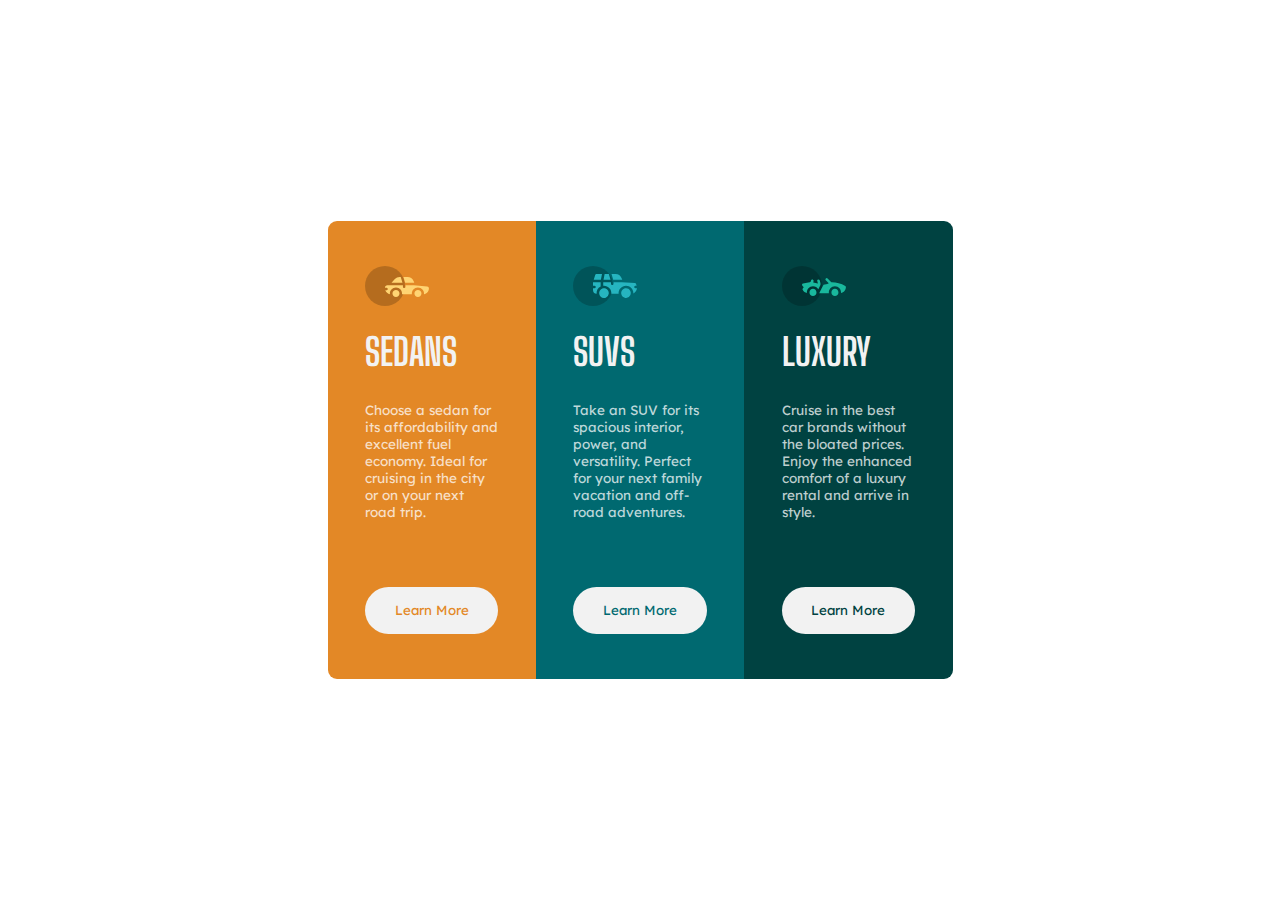
<file: 3-column-preview-card-component-main/index.html>
<!DOCTYPE html>
<html lang="en">
<head>
  <meta charset="UTF-8">
  <meta name="viewport" content="width=device-width, initial-scale=1.0"> <!-- displays site properly based on user's device -->
  <link rel="stylesheet" href="style.css">
  <link rel="icon" type="image/png" sizes="32x32" href="./images/favicon-32x32.png">
  
  <title>Frontend Mentor | 3-column preview card component</title>

</head>
<body>
    <div class="content">
      <div class="sedan cars">
        <img src="/3-column-preview-card-component-main/images/icon-sedans.svg" alt="sedanscar">
        <h1>Sedans</h1>
        <p>Choose a sedan for its affordability and excellent fuel economy. Ideal for cruising in the city 
          or on your next road trip.</p>
        <button class="btn">Learn More</button>
      </div>
    
      <div class="suv cars">
        <img src="/3-column-preview-card-component-main/images/icon-suvs.svg" alt="suvcar">  
        <h1>SUVs</h1>
        <p>Take an SUV for its spacious interior, power, and versatility. Perfect for your next family vacation 
        and off-road adventures.</p>
        <button class="btn">Learn More</button>
      </div>
    
      <div class="luxury cars">
        <img src="/3-column-preview-card-component-main/images/icon-luxury.svg" alt="luxurycar">
        <h1>Luxury</h1>
        <p>Cruise in the best car brands without the bloated prices. Enjoy the enhanced comfort of a luxury 
        rental and arrive in style.</p>
        <button class="btn">Learn More</button>
      </div>
      
    </div>
  </div>
  </div>
</body>
</html>
</file>
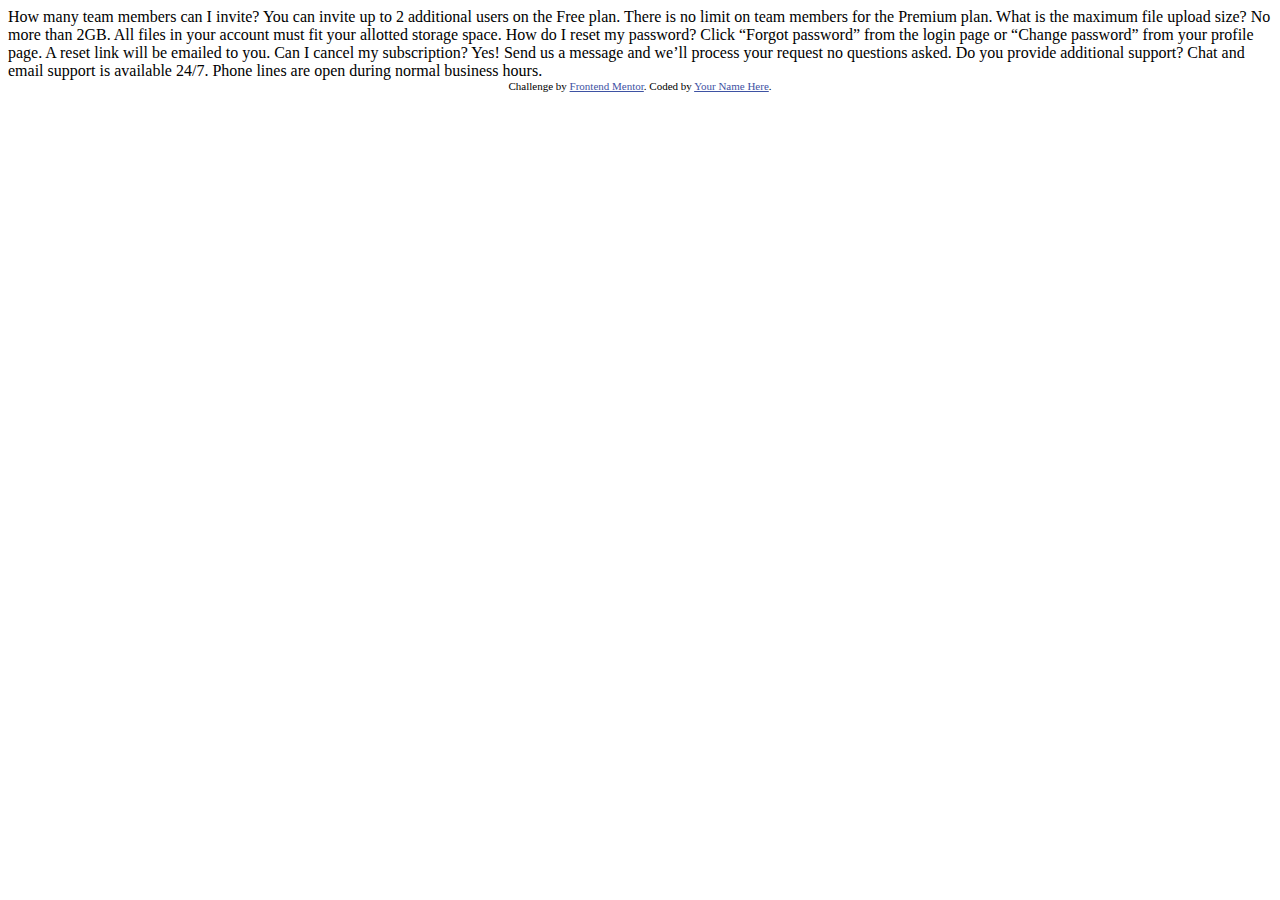
<file: faq-accordion-card-main/index.html>
<!DOCTYPE html>
<html lang="en">
<head>
  <meta charset="UTF-8">
  <meta name="viewport" content="width=device-width, initial-scale=1.0"> <!-- displays site properly based on user's device -->

  <link rel="icon" type="image/png" sizes="32x32" href="./images/favicon-32x32.png">
  
  <title>Frontend Mentor | FAQ Accordion Card</title>

  <!-- Feel free to remove these styles or customise in your own stylesheet 👍 -->
  <style>
    .attribution { font-size: 11px; text-align: center; }
    .attribution a { color: hsl(228, 45%, 44%); }
  </style>
</head>
<body>
  How many team members can I invite?
  You can invite up to 2 additional users on the Free plan. There is no limit on 
  team members for the Premium plan.

  What is the maximum file upload size?
  No more than 2GB. All files in your account must fit your allotted storage space.

  How do I reset my password?
  Click “Forgot password” from the login page or “Change password” from your profile page.
  A reset link will be emailed to you.

  Can I cancel my subscription?
  Yes! Send us a message and we’ll process your request no questions asked.

  Do you provide additional support?
  Chat and email support is available 24/7. Phone lines are open during normal business hours.

  <div class="attribution">
    Challenge by <a href="https://www.frontendmentor.io?ref=challenge" target="_blank">Frontend Mentor</a>. 
    Coded by <a href="#">Your Name Here</a>.
  </div>
</body>
</html>
</file>
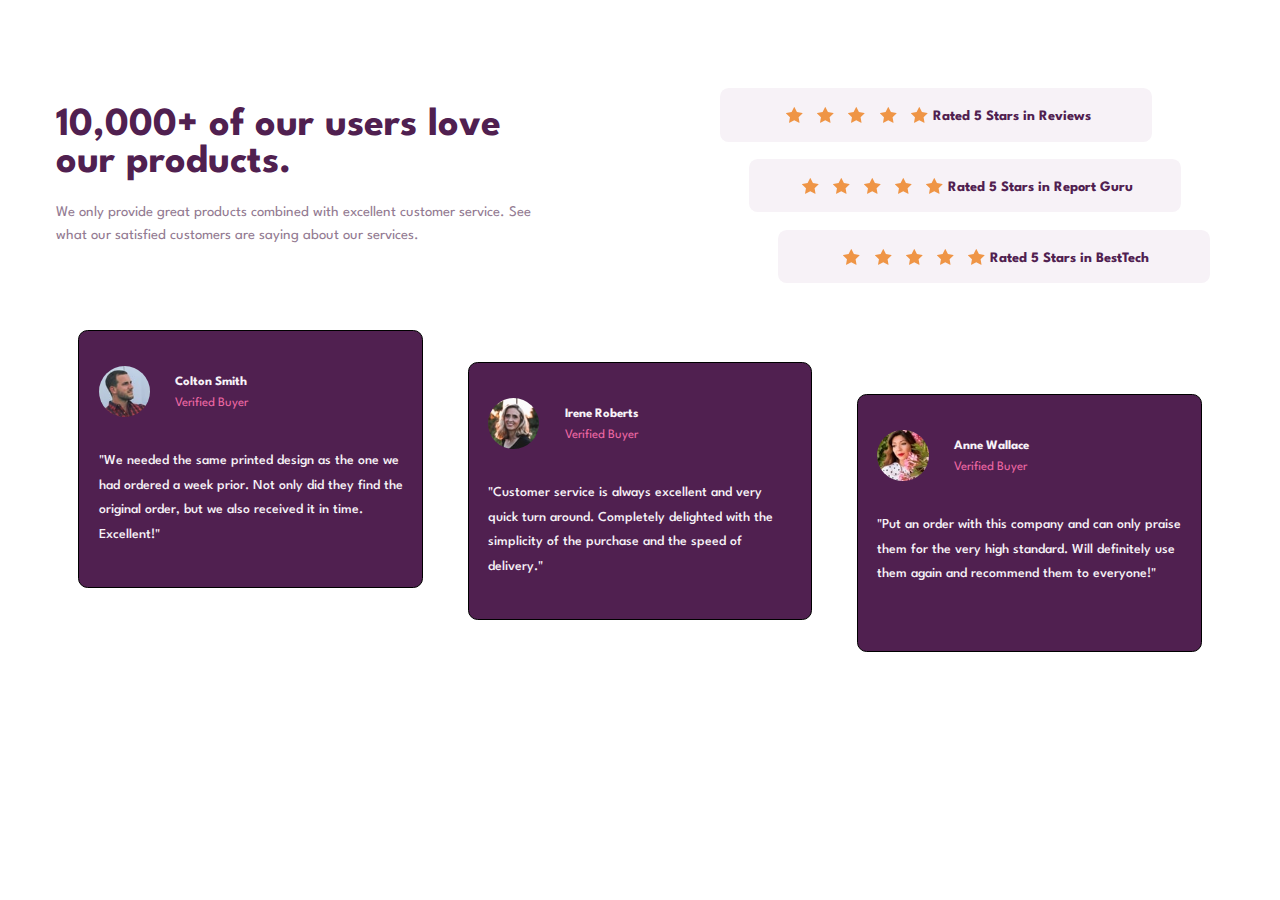
<file: social-proof-section-master/index.html>
<!DOCTYPE html>
<html lang="en">
  <head>
    <meta charset="UTF-8" />
    <meta name="viewport" content="width=device-width, initial-scale=1.0" />
    <!-- displays site properly based on user's device -->
    <link rel="stylesheet" href="style.css">
    <link
      rel="icon"
      type="image/png"
      sizes="32x32"
      href="./images/favicon-32x32.png"
    />

    <title>Frontend Mentor | Social proof section</title>

  </head>
  <body>
    <div class="header-container">
      <h1>10,000+ of our users love our products.</h1>
      <p>We only provide great products combined with excellent customer service.
      See what our satisfied customers are saying about our services.</p>
    </div>
    

    <div class="rated">
      <div class="rated-review top">
        <div class="five-stars">
          <img src="/social-proof-section-master/images/icon-star.svg"></img>
          <img src="/social-proof-section-master/images/icon-star.svg"></img>
          <img src="/social-proof-section-master/images/icon-star.svg"></img>
          <img src="/social-proof-section-master/images/icon-star.svg"></img>
          <img src="/social-proof-section-master/images/icon-star.svg"></img>
        </div>
        <p class="text-stars">Rated 5 Stars in Reviews</p>
      </div>
      <div class="rated-review mid">
        <div class="five-stars">
          <img src="/social-proof-section-master/images/icon-star.svg"></img>
          <img src="/social-proof-section-master/images/icon-star.svg"></img>
          <img src="/social-proof-section-master/images/icon-star.svg"></img>
          <img src="/social-proof-section-master/images/icon-star.svg"></img>
          <img src="/social-proof-section-master/images/icon-star.svg"></img>
        </div>
        <p class="text-stars">Rated 5 Stars in Report Guru</p>
      </div>
      <div class="rated-review bottom">
        <div class="five-stars">
          <img src="/social-proof-section-master/images/icon-star.svg"></img>
          <img src="/social-proof-section-master/images/icon-star.svg"></img>
          <img src="/social-proof-section-master/images/icon-star.svg"></img>
          <img src="/social-proof-section-master/images/icon-star.svg"></img>
          <img src="/social-proof-section-master/images/icon-star.svg"></img>
        </div>
        <p class="text-stars">Rated 5 Stars in BestTech</p>
      </div>
    </div>
    
    <div class="reviews">
      <div class="review primeiro">
        <div class="wrapper">
          <img src="/social-proof-section-master/images/image-colton.jpg"></img>
        <div class="costumer">
          <h2 class="name">Colton Smith</h2>
          <h3 class="verified">Verified Buyer</h3>
        </div>
        </div>
        <p class="review-text">
          "We needed the same printed design as the one we had ordered a week prior.
          Not only did they find the original order, but we also received it in time.
          Excellent!"
        </p>
      </div>
      <div class="review segundo">
        <div class="wrapper">
          <img src="/social-proof-section-master/images/image-irene.jpg"></img>
        <div class="costumer">
          <h2 class="name">Irene Roberts</h2>
          <h3 class="verified">Verified Buyer</h3>
        </div>
        </div>
        <p class="review-text">
          "Customer service is always excellent and very quick turn around. Completely
    delighted with the simplicity of the purchase and the speed of delivery."
        </p>
      </div>
      <div class="review terceiro">
        <div class="wrapper">
          <img src="/social-proof-section-master/images/image-anne.jpg"></img>
        <div class="costumer">
          <h2 class="name">Anne Wallace</h2>
          <h3 class="verified">Verified Buyer</h3>
        </div>
        </div>
        <p class="review-text">
          "Put an order with this company and can only praise them for the very high
    standard. Will definitely use them again and recommend them to everyone!"
        </p>
      </div>
    </div>

  </body>
</html>
</file>
<file: 3-column-preview-card-component-main/style.css>
@import url("https://fonts.googleapis.com/css2?family=Big+Shoulders+Display:wght@600;700&family=Lexend+Deca&display=swap");

:root {
  --bright-orange: hsl(31, 77%, 52%);
  --dark-cyan: hsl(184, 100%, 22%);
  --very-dark-cyan: hsl(179, 100%, 13%);
  --transparent-white: hsla(0, 0%, 100%, 0.75);
  --very-light-gray: hsl(0, 0%, 95%);
  --primary-font: "Lexend Deca", sans-serif;
  --secundary-font: "Big Shoulders Display", cursive;
}

body {
  font-size: 15px;
  margin: 0;
  font-family: var(--primary-font);
}

h1 {
  text-transform: uppercase;
  font-family: var(--secundary-font);
  color: var(--very-light-gray);
}

.content {
  /* display: flex; */
  /* flex-direction: column; */
  margin: 5em 2em;
  color: var(--transparent-white);
}

.content h1 {
  font-size: 2.5em;
  margin-top: 1em;
}

.content p {
  margin-top: 2em;
}

.cars {
  padding: 3em 4em;
}

.sedan {
  border-top-left-radius: 0.6em;
  border-top-right-radius: 0.6em;
  background-color: var(--bright-orange);
}

.sedan .btn {
  color: var(--bright-orange);
}

.suv {
  background-color: var(--dark-cyan);
}

.suv .btn {
  color: var(--dark-cyan);
}

.luxury {
  background-color: var(--very-dark-cyan);
  border-bottom-left-radius: 0.6em;
  border-bottom-right-radius: 0.6em;
}

.luxury .btn {
  color: var(--very-dark-cyan);
}

.btn {
  font-family: var(--primary-font);
  background-color: var(--very-light-gray);
  margin-top: 1em;
  width: 11em;
  height: 3.5em;
  border-radius: 10em;
  border-style: none;
  outline: none;
}

.btn:active {
  border: 0.2em var(--very-light-gray) solid;
  color: var(--very-light-gray);
  background-color: transparent;
}

@media screen and (min-width: 768px) {
  .content {
    margin: 5em 8em;
    color: var(--transparent-white);
  }

  .content h1 {
    margin-top: 0.5em;
  }

  .btn {
    width: 100%;
  }
}

@media screen and (min-width: 1024px) {
  body {
    height: 100vh;
    display: flex;
    align-items: center;
  }

  .content {
    margin: auto 15em;
    display: flex;
  }

  .cars {
    padding: 3em 2.5em;
  }

  .sedan {
    border-top-left-radius: 0.6em;
    border-top-right-radius: 0;
    border-bottom-left-radius: 0.6em;
    background-color: var(--bright-orange);
  }

  .luxury {
    background-color: var(--very-dark-cyan);
    border-bottom-left-radius: 0;
    border-bottom-right-radius: 0.6em;
    border-top-right-radius: 0.6em;
  }

  .content p {
    font-size: 0.9em;
    margin-bottom: 1em;
  }

  .btn {
    margin-top: 4em;
    width: 10em;
  }
}

@media screen and (min-width: 1200px) {
  body {
    justify-content: center;
  }

  .content {
    padding: 0 20em;
  }
}
</file>
<file: social-proof-section-master/style.css>
@import url("https://fonts.googleapis.com/css2?family=Spartan:wght@400;500;700&display=swap");

/* variables */
:root {
  --primary-font: "Spartan", sans-serif;
  --very-dark-magenta: hsl(300, 43%, 22%);
  --soft-pink: hsl(333, 80%, 67%);
  --dark-grayish-magenta: hsl(303, 10%, 53%);
  --light-grayish-magenta: hsl(300, 24%, 96%);
  --white: hsl(0, 0%, 100%);
}
/* reset  */
body,
p,
a,
ul,
li {
  margin: 0;
  padding: 0;
  text-decoration: none;
}

body {
  font-family: var(--primary-font);
  background: ;
  overflow-x: hidden;
  padding: 1.2em;
}

.header-container {
  /* border: black solid 1px; */
  width: 100%;
  text-align: center;
  margin-bottom: 2em;
}

.header-container h1 {
  font-size: 1.7em;
  color: var(--very-dark-magenta);
  padding: 0 1.2em;
}

.header-container p {
  color: var(--dark-grayish-magenta);
  font-size: 0.92em;
  line-height: 1.6em;
}

.rated {
  display: flex;
  flex-direction: column;
}

.rated-review {
  background-color: var(--light-grayish-magenta);
  color: var(--very-dark-magenta);
  border-radius: 0.6em;
  font-weight: 700;
  font-size: 0.78em;
  text-align: center;
  padding: 0.8em;
  margin-bottom: 1.2em;
}

.five-stars img {
  padding: 0.35em;
  margin-bottom: 0.7em;
}

.text-stars {
  margin-bottom: 0.7em;
}

.reviews {
  display: flex;
  flex-direction: column;
}

.review {
  padding: 1.5em 1.2em;
  border: 1px solid black;
  border-radius: 0.6rem;
  background-color: var(--very-dark-magenta);
  color: var(--light-grayish-magenta);
  margin-bottom: 2em;
  transition: all 1s;
}

.review:hover {
  background-color: hsl(300, 43%, 28%);
}

.wrapper {
  display: flex;
  align-items: center;
  margin-top: 1em;
}

.reviews img {
  width: 3.2em;
  border-radius: 50%;
  margin-right: 1.6em;
  margin-top: -0.6em;
}

.costumer h2 {
  font-size: 0.8em;
  line-height: 0.2em;
}

.costumer h3 {
  font-size: 0.8em;
  font-weight: 400;
  color: var(--soft-pink);
}

.review-text {
  margin-top: 2em;
  font-weight: 500;
  font-size: 0.86em;
  line-height: 1.8em;
}

/* @media tablet */
@media screen and (min-width: 500px) {
  body {
    padding: 2em 3.5em;
  }

  .rated {
    margin-bottom: 1em;
  }
}
/* @media notebook */
@media screen and (min-width: 1025px) {
  body {
    overflow: hidden;
    position: relative;
    margin: auto;
  }

  .header-container {
    position: absolute;
    width: 30em;
    height: 15em;
    margin-top: 3em;
    text-align: left;
  }

  .header-container h1 {
    padding: 0;
    font-size: 2.5em;
    margin-bottom: 0.5em;
  }
  .rated {
    position: absolute;
    width: 30em;
    left: 45em;
    margin-top: 3.5em;
  }

  .rated-review {
    font-size: 0.9em;
    display: flex;
    align-items: center;
    justify-content: center;
    padding: 1em 1em 0 1em;
  }
  .rated-review.top {
    width: 28em;
  }

  .rated-review.mid {
    width: 28em;
    margin-left: 2em;
  }

  .rated-review.bottom {
    width: 28em;
    margin-left: 4em;
  }

  .reviews {
    display: flex;
    align-items: center;
    flex-direction: row;
    justify-content: space-around;
    margin-top: 20%;
    width: 100%;
  }

  .review {
    width: 19em;
    height: 13em;
  }

  .review .primeiro {
  }
  .review.segundo {
    margin-top: 4rem;
  }
  .review.terceiro {
    margin-top: 8rem;
  }
}

@media screen and (min-width: 1400px) {
  body {
    overflow: hidden;
    position: relative;
    max-width: 1280px;
    margin: 5rem auto;
  }

  .header-container {
    position: absolute;
    width: 30em;
    height: 15em;
    margin-top: 3em;
    text-align: left;
  }

  .header-container h1 {
    padding: 0;
    font-size: 2.5em;
    margin-bottom: 0.5em;
  }
  .rated {
    position: absolute;
    width: 30em;
    left: 50em;
    margin-top: 3em;
  }

  .rated-review {
    font-size: 0.9em;
    display: flex;
    align-items: center;
    justify-content: center;
    padding: 1em 1em 0 1em;
  }
  .rated-review.top {
    width: 28em;
  }

  .rated-review.mid {
    width: 28em;
    margin-left: 2em;
  }

  .rated-review.bottom {
    width: 28em;
    margin-left: 4em;
  }

  .reviews {
    display: flex;
    align-items: center;
    flex-direction: row;
    justify-content: space-between;
    margin-top: 22%;
    width: 100%;
  }

  .review {
    width: 22em;
    height: 14em;
  }

  .review .primeiro {
  }
  .review.segundo {
    margin-top: 4rem;
  }
  .review.terceiro {
    margin-top: 8rem;
  }
}
</file>
